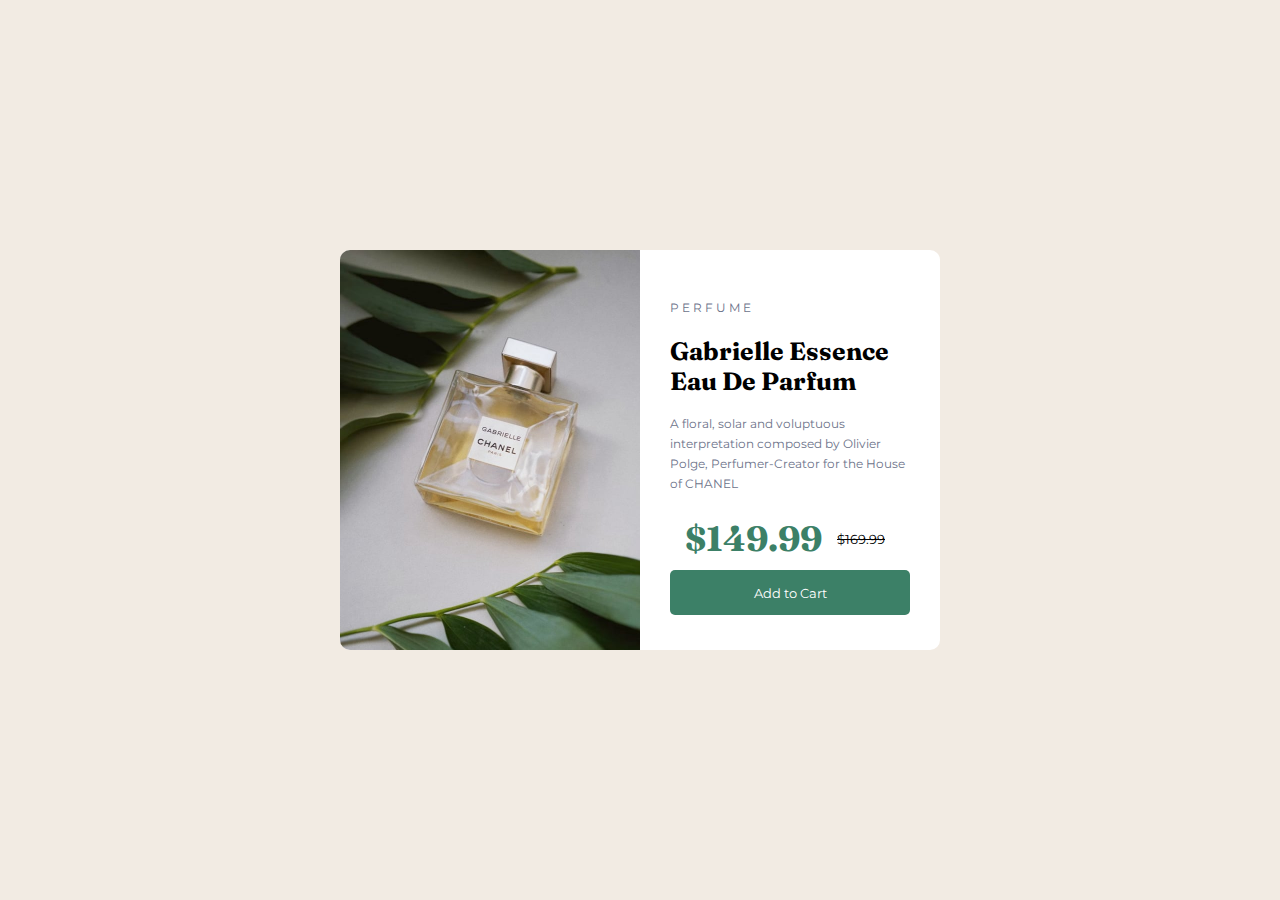
<file: Product preview card component/index.html>
<!DOCTYPE html>
<html lang="en-En">
<head>
    <meta charset="UTF-8">
    <meta http-equiv="X-UA-Compatible" content="IE=edge">
    <meta name="viewport" content="width=device-width, initial-scale=1.0">
    <link rel="stylesheet" href="style.css">
    <title>Product Preview Card Component</title>
</head>
<body>
    <div class="main-container">
        <div class="product-card">
            <div class="img-container">
            </div>
            <div class="product-info">
                <div class="product-title">
                    <p>P E R F U M E</p>
                    <h3>Gabrielle Essence </br>Eau De Parfum</h3>
                </div>
                <div class="product-description">
                    <p>
                        A floral, solar and voluptuous interpretation
                        composed by Olivier Polge, Perfumer-Creator for 
                        the House of CHANEL
                    </p>
                </div>
                <div class="price">
                    <h3 class="actual-price">$149.99</h3>
                    <small>$169.99</small>
                </div>
                <div class="buttons">
                    <button>
                        Add to Cart
                    </button>
                </div>
            </div>
        </div>
    </div>
</body>
</html>
</file>
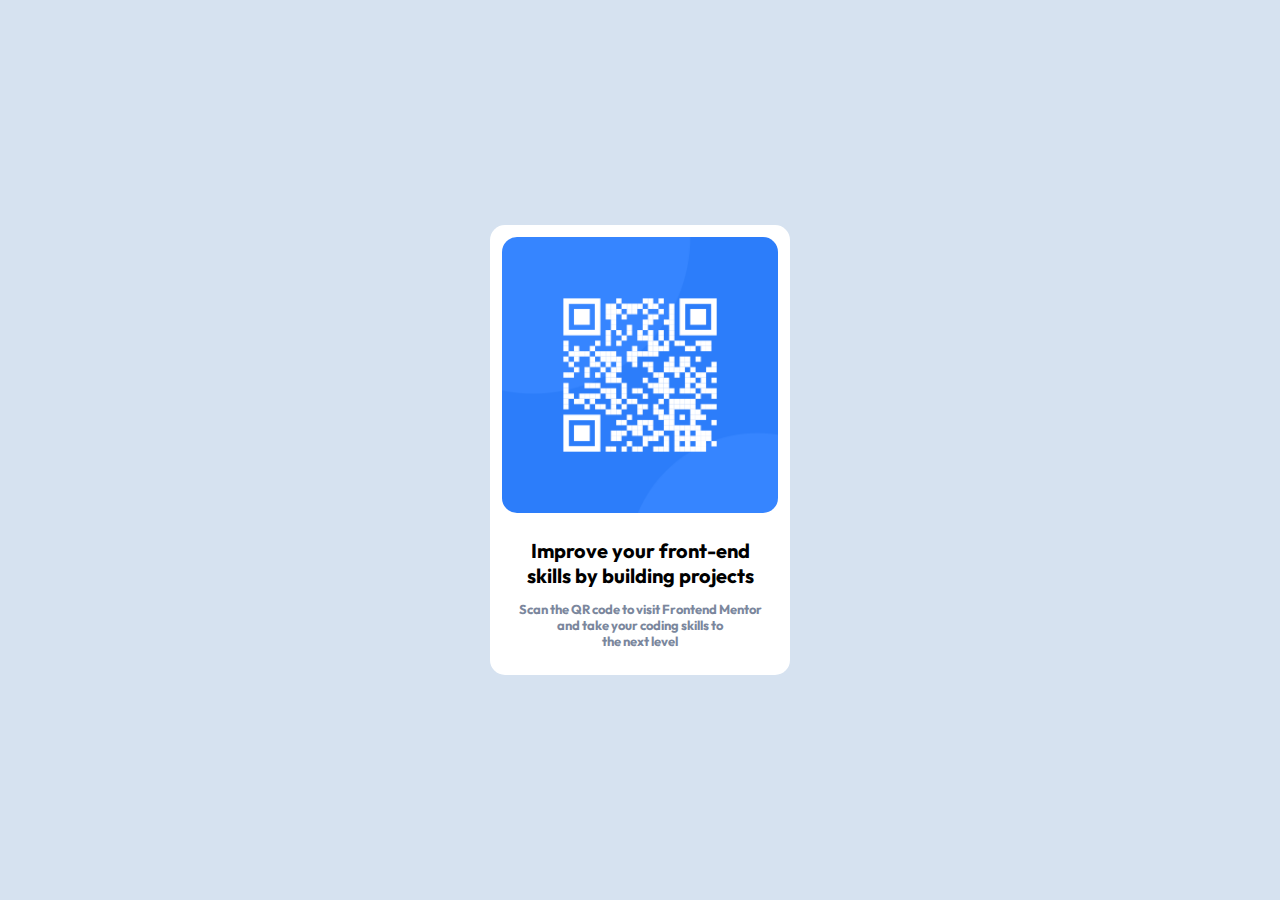
<file: QR code component/index.html>
<!DOCTYPE html>
<html lang="en">
<head>
    <meta charset="UTF-8">
    <meta http-equiv="X-UA-Compatible" content="IE=edge">
    <meta name="viewport" content="width=device-width, initial-scale=1.0">
    <link href="styles.css" rel="stylesheet" />
    <title>QR code component</title>
</head>
<body>
    <div class="main-container">
        <div class="card-container">
            <div class="img-container">
                <img src="image-qr-code.png" alt="qr-code">
            </div>
            <div class="text-card">
                <p>Improve your front-end</br>
                skills by building projects</p>
                <p class="sub-text">
                    Scan the QR code to visit Frontend Mentor</br>
                    and take your coding skills to</br>
                    the next level
                </p>
            </div>
        </div>
    </div>
</body>
</html>
</file>
<file: Product preview card component/style.css>
@import url('https://fonts.googleapis.com/css2?family=Fraunces:opsz,wght@9..144,700&family=Montserrat:wght@500;700&display=swap');

/*
    font-family: 'Fraunces', serif; - Weights: 700
    font-family: 'Montserrat', sans-serif; - Weights: 500, 700
*/

:root{
    --dark-cyan: hsl(158, 36%, 37%);
    --cream: hsl(30, 38%, 92%);
    --very-dark-blue: hsl(212, 21%, 14%);
    --dark-grayish-blue: hsl(228, 12%, 48%);
    --white: hsl(0, 0%, 100%)
}

*{
    margin: 0;
    padding: 0;
    box-sizing: border-box;
}

body{
    background-color: var(--cream);
}

.main-container{
    display: flex;
    width: 100vw;
    height: 100vh;
    align-items: center;
    justify-content: center;
}

.product-card{
    display: flex;
    flex-direction: row;
    width: 600px;
    height: 400px;
    border-radius: 10px;
    overflow: hidden;
    background-color: var(--white);
}

.img-container{
    width: 50%;
    background-image: url(./assets/image-product-desktop.jpg);
    background-size: cover;
}

.product-info{
    display: flex;
    flex-direction: column;
    justify-content: center;
    width: 50%;
    padding: 30px;
}

.product-title  p{
    font-family: 'Montserrat', sans-serif;
}

.product-title h3{
    font-family: 'Fraunces';
    font-size: 25px;
    padding: 5px 0;
}

.product-info p {
    font-family: 'Montserrat', sans-serif;
    padding: 13px 0;
    font-size: 12px;
    line-height: 20px;
    color: var(--dark-grayish-blue);
}

.price{
    display: flex;
    align-items: center;
}

.price h3{
    font-family: 'Fraunces';
    font-size: 35px;
    padding: 10px 15px;
    text-align: left;
    color: var(--dark-cyan);
}

.price small{
    font-family: 'Montserrat', sans-serif;
    text-decoration: line-through;
}

button{
    width: 100%;
    height: 45px;
    font-family: 'Montserrat', sans-serif;
    color: var(--white);
    background-color: var(--dark-cyan);
    border-radius: 5px;
    border: none
}

@media (max-width: 620px) {
    .product-card{
        display: flex;
        flex-direction: column;
        height: 90%;
        width: 90%
    }

    .img-container{
        height: 50%;
        width: 100%;
        background-image: url(./assets/image-product-mobile.jpg);
        background-size: cover;
    }

    .product-info{
        display: flex;
        flex-direction: column;
        justify-content: center;
        width: 100%;
        padding: 30px;
    }
}
</file>
<file: QR code component/styles.css>
@import url('https://fonts.googleapis.com/css2?family=Outfit:wght@400;700&display=swap');

/*
font-family: 'Outfit', sans-serif;
*/

:root{
    --white-color: hsl(0, 0%, 100%);
    --light-gray: hsl(212, 45%, 89%);
    --grayish-blue: hsl(220, 15%, 55%);
    --dark-blue: hsl(218, 44%, 22%);
    font-family:  Outfit;
    
}

*{
    margin: 0;
    padding: 0;
}

body{
    background-color: var(--light-gray);
}

.main-container{
    width: 100vw;
    height: 100vh;
    display: flex;
    align-items: center;
    justify-content: center;
}

.card-container{
    width: 300px;
    height: 450px;
    border-radius: 15px;
    background-color: var(--white-color);
}

.img-container{
    display: flex;
    width: 300px;
    height: 300px;
    justify-content: center;
    align-items: center;
}

img{
    width: 92%;
    border-radius: 15px;
}

p{
    font-weight: 700;
    font-size: 20px;
    text-align: center;
    padding-top: 13px;
}

.sub-text{
    color: var(--grayish-blue);
    font-size: 13px;
}
</file>
